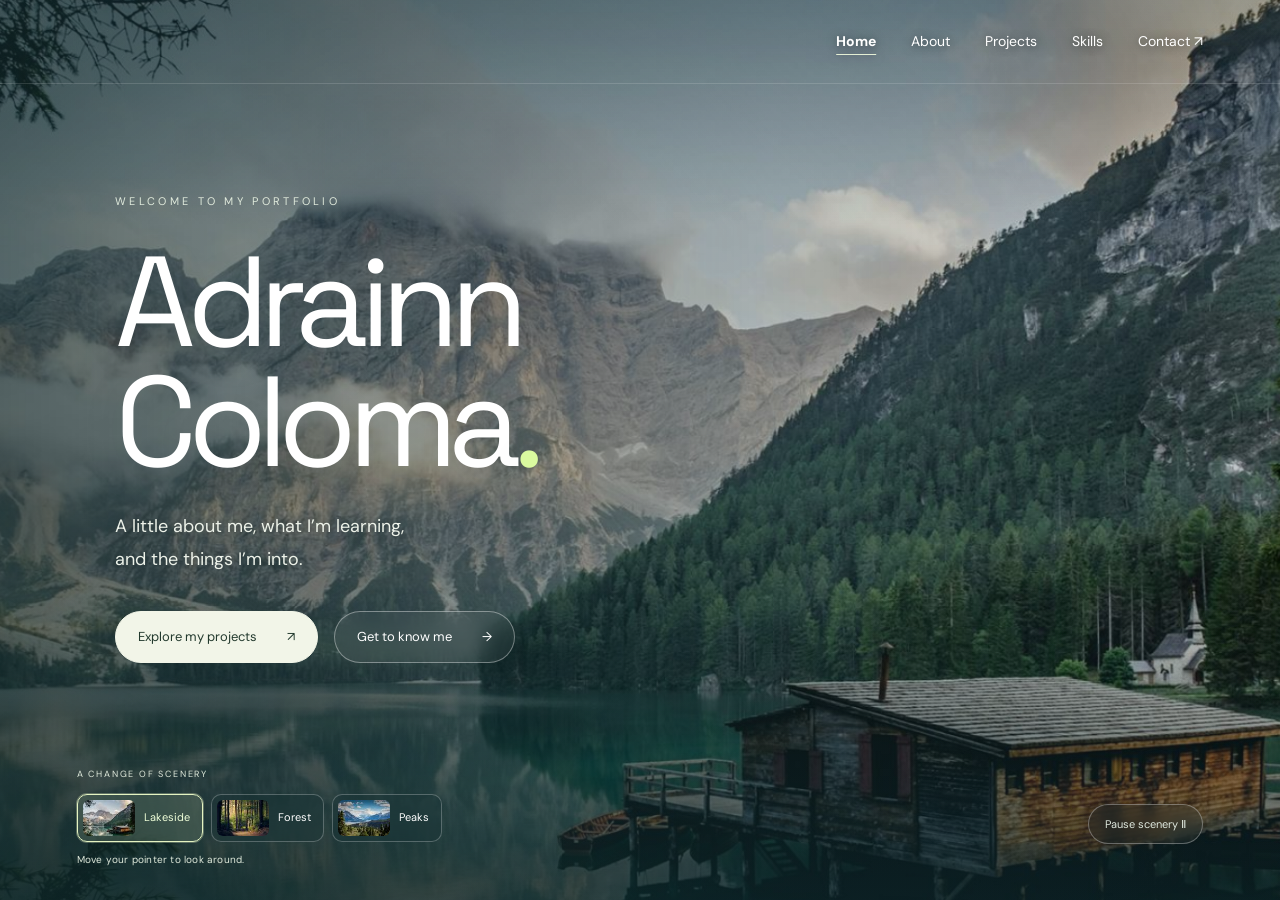
<file: index.html>
<!doctype html>
<html lang="en"><head><meta charset="UTF-8"><meta name="viewport" content="width=device-width,initial-scale=1"><meta name="description" content="A student developer portfolio featuring projects, skills, and a little about me."><title>Adrainn Coloma — Portfolio</title><link rel="preconnect" href="https://fonts.googleapis.com"><link rel="preconnect" href="https://fonts.gstatic.com" crossorigin><link rel="stylesheet" href="https://fonts.googleapis.com/css2?family=DM+Sans:wght@400;500;600;700&amp;family=Space+Grotesk:wght@400;500;600;700&amp;display=swap" media="print" onload="this.media='all'"><noscript><link rel="stylesheet" href="https://fonts.googleapis.com/css2?family=DM+Sans:wght@400;500;600;700&amp;family=Space+Grotesk:wght@400;500;600;700&amp;display=swap"></noscript><link rel="stylesheet" href="home.css"><script src="home.js" defer></script><link rel="preload" as="image" href="assets/landscape-small.jpg" media="(max-width:760px) and (max-resolution:1.99dppx)"><link rel="preload" as="image" href="assets/landscape-large.jpg" media="(min-width:761px), (min-resolution:2dppx)"></head><body class="home-page">
<header><nav aria-label="Main navigation"><a href="index.html" aria-current="page">Home</a><a href="about.html">About</a><a href="projects.html">Projects</a><a href="skills.html">Skills</a><a href="contact.html">Contact <span>↗</span></a></nav></header>
<main id="content">
<section class="scenic-home" aria-labelledby="home-title"><div class="scenic-image" aria-hidden="true"><div class="scene-layer is-active" data-scene="lake"></div><div class="scene-layer" data-scene="forest"></div><div class="scene-layer" data-scene="mountains"></div></div><div class="scenic-shade" aria-hidden="true"></div><div class="scenic-copy"><span class="scenic-kicker">WELCOME TO MY PORTFOLIO</span><h1 id="home-title">Adrainn<br>Coloma<span>.</span></h1><p>A little about me, what I’m learning,<br>and the things I’m into.</p><div class="scenic-actions"><a href="projects.html">Explore my projects <span aria-hidden="true">↗</span></a><a href="about.html">Get to know me <span aria-hidden="true">→</span></a></div></div><div class="scenic-bottom"><div class="scene-picker" role="group" aria-label="Choose your scenery"><span class="scene-picker-label">A change of scenery</span><div class="scene-options"><button type="button" class="scene-choice" data-scene="lake" aria-pressed="true"><img src="assets/landscape-thumb.jpg" alt="" width="52" height="36">Lakeside</button><button type="button" class="scene-choice" data-scene="forest" aria-pressed="false"><img src="assets/forest-thumb.jpg" alt="" width="52" height="36">Forest</button><button type="button" class="scene-choice" data-scene="mountains" aria-pressed="false"><img src="assets/mountains-thumb.jpg" alt="" width="52" height="36">Peaks</button></div><span id="scene-status" class="scene-caption" role="status">Move your pointer to look around.</span></div><button id="scenery-toggle" type="button" aria-pressed="false">Pause scenery <span aria-hidden="true">Ⅱ</span></button></div></section>
</main>
</body></html>
</file>
<file: home.css>
:root{--paper:#f5f3ed;--ink:#22291f;--muted:#66705e;--accent:#d7ed91;--line:#d6d9cd}*{box-sizing:border-box}body{margin:0;background:var(--paper);color:var(--ink);font:16px/1.65 'DM Sans',sans-serif}a{color:inherit;text-decoration:none}a:hover{text-decoration:underline;text-underline-offset:5px}header,main,footer{max-width:1240px;margin:auto}header{display:flex;align-items:center;justify-content:space-between;padding:27px 48px;border-bottom:1px solid var(--line)}.brand{font:bold 42px/1 'Space Grotesk',sans-serif;letter-spacing:-5px}.brand span{color:#7c9651}nav{display:flex;gap:32px;font-size:14px}nav a[aria-current]{font-weight:700;text-decoration:underline;text-decoration-color:#819952;text-underline-offset:8px}main{padding:64px 48px 90px;min-height:75vh}h1,h2,h3{font-family:'Space Grotesk',sans-serif;line-height:1.08;letter-spacing:-.05em}h1{font-size:clamp(48px,6.7vw,88px);font-weight:500;margin:24px 0}h2{font-size:38px;font-weight:500}h3{font-size:25px;font-weight:500;margin:15px 0}p{color:var(--muted)}.eyebrow{font-size:12px;font-weight:700;letter-spacing:.16em;text-transform:uppercase}.eyebrow:before{content:'';display:inline-block;width:7px;height:7px;background:#7c9651;border-radius:50%;margin-right:10px}.hero{display:grid;grid-template-columns:1.25fr 1fr;gap:70px;align-items:center;padding:25px 0 75px}.hero p{max-width:470px;font-size:18px}.hero em{font-style:normal;color:#788d4e}.actions{display:flex;gap:25px;align-items:center;margin-top:32px}.button{display:inline-block;padding:13px 24px;border:1px solid var(--ink);background:var(--ink);color:var(--paper);border-radius:4px;font:inherit;cursor:pointer}.button:hover{background:#3d4835;text-decoration:none}.art{position:relative;background:var(--accent);aspect-ratio:1/1.06;border-radius:180px 180px 8px 8px;display:grid;place-items:center;overflow:hidden}.art:before,.art:after{content:'';position:absolute;width:310px;height:310px;border:1px solid #a6bf70;border-radius:50%;transform:translate(75px,100px)}.art:after{transform:translate(-90px,-90px)}.code-art{z-index:1;font:500 108px 'Space Grotesk',sans-serif;transform:rotate(-12deg);letter-spacing:-15px}.art-label{position:absolute;bottom:24px;left:28px;font-size:12px;letter-spacing:.15em}.section-top{display:flex;align-items:center;justify-content:space-between;border-top:1px solid var(--line);padding-top:25px}.section-top h2{margin:12px 0 28px}.grid{display:grid;grid-template-columns:repeat(3,1fr);gap:24px}.project img{width:100%;aspect-ratio:1.45;object-fit:cover;border-radius:6px;display:block}.project p{font-size:14px}.tag{font-size:11px;text-transform:uppercase;letter-spacing:.1em;color:var(--muted)}.page-intro{max-width:780px;margin-bottom:50px}.page-intro h1{font-size:68px}.page-intro p{font-size:18px}.split{display:grid;grid-template-columns:1fr 1fr;gap:70px}.panel{background:#e9ecdf;padding:32px;border-radius:6px}.panel h2{margin-top:0}.rows{list-style:none;padding:0}.rows li{border-top:1px solid var(--line);padding:18px 0}.rows strong{display:block}.note{font-size:13px;color:var(--muted)}.skills-grid{display:grid;grid-template-columns:repeat(2,1fr);gap:24px}.skill{padding:30px;border:1px solid var(--line);border-radius:6px}.skill h2{font-size:28px;margin-top:0}.chips{display:flex;flex-wrap:wrap;gap:10px}.chips span{background:#e7eadf;padding:6px 12px;border-radius:4px;font-size:14px}label{display:block;margin-bottom:18px;font-size:14px}input,textarea{display:block;width:100%;margin-top:7px;background:transparent;border:1px solid #acb29f;border-radius:4px;padding:12px;font:inherit;color:var(--ink)}textarea{resize:vertical;min-height:140px}input:focus,textarea:focus{outline:2px solid #7c9651;outline-offset:2px}.email{font-size:clamp(18px,3vw,28px);text-decoration:underline;text-underline-offset:7px}footer{border-top:1px solid var(--line);padding:28px 48px;display:flex;align-items:center;justify-content:space-between;font-size:12px}footer .brand{font-size:30px}footer p{margin:0}#form-status{font-size:14px}a:focus-visible,button:focus-visible{outline:2px solid #7c9651;outline-offset:5px}@media(max-width:760px){header{padding:22px 24px;align-items:flex-start}nav{gap:12px;flex-wrap:wrap;justify-content:flex-end;max-width:290px;font-size:12px}main{padding:35px 24px 60px}.hero{grid-template-columns:1fr;gap:35px;padding-bottom:45px}.art{max-width:400px;width:100%;aspect-ratio:1.3;justify-self:center}.grid,.split,.skills-grid{grid-template-columns:1fr;gap:30px}.page-intro h1{font-size:50px}.section-top h2{font-size:30px}footer{padding:24px;gap:20px;flex-wrap:wrap}.actions{gap:20px}.project img{max-height:320px}}
/* Immersive home */
.home-page{background:#203c39;color:#fff}
.home-page header{position:absolute;top:0;left:0;right:0;z-index:3;max-width:none;justify-content:flex-end;border-bottom:1px solid #ffffff22;padding:30px 6vw}
.home-page nav{gap:35px;color:#fff;text-shadow:0 1px 10px #0008}
.home-page nav a[aria-current]{text-decoration-color:#e7f2d7}
.home-page main{max-width:none;padding:0;min-height:100svh}
.scenic-home{position:relative;isolation:isolate;min-height:100svh;overflow:hidden;display:flex;align-items:center;padding:140px 9vw 130px;background:#203c39}
.scenic-image{position:absolute;inset:-3%;z-index:-3;background:url('assets/landscape-large.jpg') center 55%/cover no-repeat;animation:scenic-drift 36s ease-in-out infinite alternate;will-change:transform}
.scenic-shade{position:absolute;inset:0;z-index:-2;background:linear-gradient(90deg,#102728a6 0%,#112b3040 60%,#152d3210),linear-gradient(0deg,#0b2429b3,transparent 35%,transparent 75%,#142b3350)}
.scenic-copy{max-width:650px}
.scenic-kicker{font-size:11px;letter-spacing:.3em;color:#e0eadc}
.scenic-copy h1{font-size:clamp(90px,14vw,190px);font-weight:400;letter-spacing:-.075em;line-height:.95;margin:28px 0;color:#fff;text-shadow:0 8px 40px #102d2920}
.scenic-copy h1 span{color:#dafa9f}
.scenic-copy p{color:#edf2e9;font-size:18px;line-height:1.8;font-weight:400;text-shadow:0 1px 12px #0004}
.scenic-actions{display:flex;flex-wrap:wrap;gap:16px;margin-top:36px}
.scenic-actions a{display:flex;align-items:center;gap:30px;padding:14px 22px;border:1px solid #ffffff60;border-radius:50px;font-size:13px;background:#ffffff0d;backdrop-filter:blur(10px);transition:background .2s,transform .2s}
.scenic-actions a:first-child{background:#f2f5e8;color:#233a2e;border-color:#f2f5e8}
.scenic-actions a:hover{transform:translateY(-3px);text-decoration:none;background:#ffffff25}
.scenic-actions a:first-child:hover{background:#dafa9f}
.scenic-bottom{position:absolute;bottom:32px;left:6vw;right:6vw;display:flex;justify-content:space-between;align-items:center;gap:20px;font-size:11px;letter-spacing:.04em;color:#e0e9df}
#scenery-toggle{font:inherit;color:inherit;border:1px solid #ffffff50;background:#152f3325;border-radius:30px;padding:10px 16px;cursor:pointer;backdrop-filter:blur(8px)}
#scenery-toggle span{margin-left:12px}
.scenery-paused .scenic-image{animation-play-state:paused}
@keyframes scenic-drift{from{transform:scale(1.03) translateX(-.8%)}to{transform:scale(1.15) translateX(.8%)}}
@media(max-width:760px){.home-page header{padding:24px;justify-content:center}.home-page nav{max-width:none;gap:20px;justify-content:center}.scenic-home{padding:135px 28px 125px;min-height:100svh}.scenic-image{background-position:60% center}.scenic-copy h1{font-size:clamp(90px,21vw,155px)}.scenic-copy p{font-size:16px}.scenic-actions{gap:12px}.scenic-actions a{gap:18px;padding:13px 18px;font-size:12px}.scenic-bottom{left:28px;right:28px;bottom:24px;font-size:10px}.scenic-kicker{font-size:9px}}
@media(max-width:380px){.home-page nav{gap:14px}.scenic-bottom>span{max-width:120px}}
@media(prefers-reduced-motion:reduce){.scenic-image{animation:none}.scenic-actions a{transition:none}#scenery-toggle{display:none}}

/* Scenery collection */
.scenic-image{background:none}
.scene-layer{position:absolute;inset:-2%;background-position:center 55%;background-size:cover;opacity:0;translate:var(--pointer-x,0px) var(--pointer-y,0px);transition:opacity 1.2s ease,translate 1.3s ease-out}
.scene-layer.is-active{opacity:1}
.scene-layer[data-scene=forest]{background-position:center 60%}
.scenic-home{padding-bottom:190px}
.scenic-bottom{align-items:flex-end}
.scene-picker-label{display:block;text-transform:uppercase;font-size:9px;letter-spacing:.2em;color:#e0eadc;margin-bottom:12px}
.scene-options{display:flex;gap:8px}
.scene-choice{display:flex;align-items:center;gap:9px;background:#122f3040;color:#fff;border:1px solid #ffffff40;border-radius:10px;padding:5px 12px 5px 5px;font:inherit;font-size:11px;cursor:pointer;backdrop-filter:blur(14px);transition:background .2s,border-color .2s,transform .2s}
.scene-choice img{width:52px;height:36px;object-fit:cover;border-radius:6px}
.scene-choice:hover{background:#ffffff20;transform:translateY(-2px)}
.scene-choice[aria-pressed=true]{border-color:#e4f3c1;background:#e4f3c125;color:#f0ffd9;box-shadow:0 0 0 1px #e4f3c150}
.scene-caption{display:block;font-size:10px;color:#e0eadc;margin-top:10px;letter-spacing:.02em}
#scenery-toggle{white-space:nowrap;margin-bottom:24px}
@media(max-width:760px){.scenic-home{padding-bottom:240px}.scenic-bottom{align-items:flex-start;flex-wrap:wrap;gap:16px}.scene-picker{width:100%}.scene-choice{font-size:10px;padding-right:10px;gap:7px}.scene-choice img{width:42px;height:32px}#scenery-toggle{margin:0;padding:7px 13px;font-size:10px}.scene-layer{background-position:60% center}}
@media(prefers-reduced-motion:reduce){.scene-layer,.scene-choice{transition:none}.scene-layer{translate:none}.scene-choice:hover{transform:none}}

/* Visible pointer movement and click/tap ripples */
.scenic-copy h1{font-size:clamp(76px,10vw,138px);line-height:.94}
.scenic-image{inset:-7%;pointer-events:none}
.scene-layer{inset:-4%;transition:opacity 1.2s ease,translate .18s ease-out}
.scenic-shade{pointer-events:none}
@media(max-width:760px){.scenic-copy h1{font-size:clamp(68px,15vw,105px)}}
@media(prefers-reduced-motion:reduce){.scene-layer{transition:none}}

/* Defer alternate scenery until selected. */
.scene-layer[data-scene=lake]{background-image:url("assets/landscape-large.jpg")}
@media(max-width:760px) and (max-resolution:1.99dppx){.scene-layer[data-scene=lake]{background-image:url("assets/landscape-small.jpg")}}
</file>
